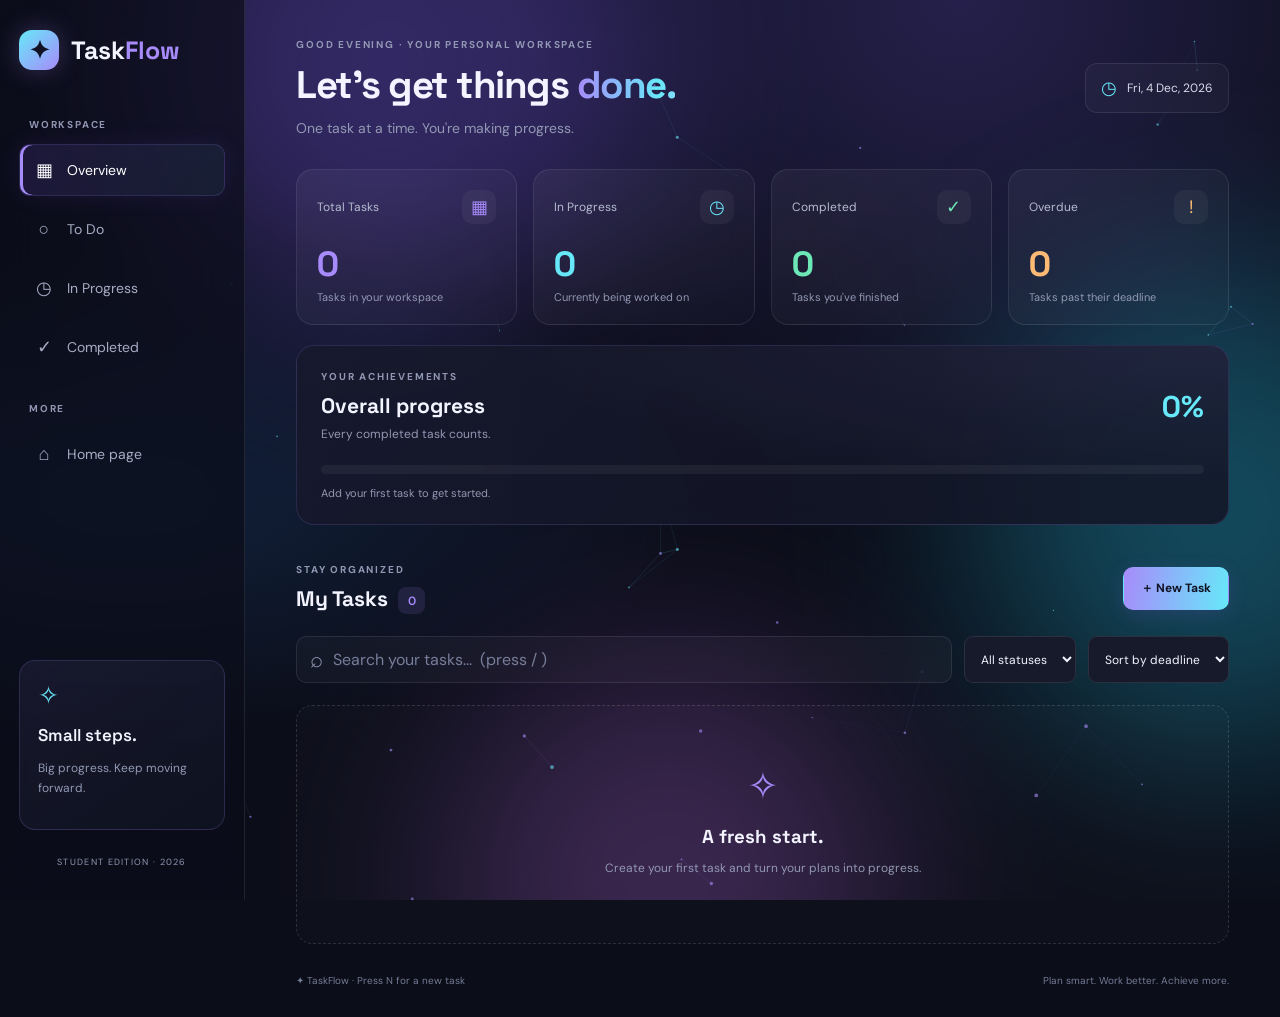
<file: index.html>
<!DOCTYPE html>
<html lang="en">
<head>
    <meta charset="UTF-8">
    <meta name="viewport" content="width=device-width, initial-scale=1.0">
    <title>TaskFlow | Student Task Management</title>
    <link rel="stylesheet" href="style.css">
</head>
<body>
    <div class="aurora" aria-hidden="true"><span></span><span></span><span></span></div>
    <canvas id="fx" aria-hidden="true"></canvas>
    <canvas id="confetti" aria-hidden="true"></canvas>

    <div class="app-layout">
        <aside class="sidebar">
            <a class="brand" href="landing.html" title="Back to home page">
                <span class="brand-icon">✦</span>
                <span>Task<span class="accent">Flow</span></span>
            </a>

            <p class="side-label">WORKSPACE</p>
            <button class="nav-item active" data-filter="All">
                <span>▦</span> Overview
            </button>
            <button class="nav-item" data-filter="To Do">
                <span>○</span> To Do
            </button>
            <button class="nav-item" data-filter="In Progress">
                <span>◷</span> In Progress
            </button>
            <button class="nav-item" data-filter="Done">
                <span>✓</span> Completed
            </button>

            <p class="side-label side-label-2">MORE</p>
            <a class="nav-item home-link" href="landing.html">
                <span>⌂</span> Home page
            </a>

            <div class="sidebar-bottom">
                <div class="mini-card">
                    <span class="mini-icon">✧</span>
                    <h3 id="miniTitle">Small steps.</h3>
                    <p id="miniText">Big progress. Keep moving forward.</p>
                </div>
                <p class="side-footer">STUDENT EDITION · 2026</p>
            </div>
        </aside>

        <main class="main-content">
            <header class="topbar">
                <div>
                    <p class="eyebrow" id="greeting">YOUR PERSONAL WORKSPACE</p>
                    <h1>Let's get things <span class="gradient-text">done.</span></h1>
                    <p class="subheading">One task at a time. You're making progress.</p>
                </div>
                <div class="date-chip">
                    <span>◷</span>
                    <span id="todayDate"></span>
                </div>
            </header>

            <section class="stats-grid">
                <article class="stat-card stat-purple">
                    <div class="stat-top">
                        <span>Total Tasks</span>
                        <span class="stat-icon">▦</span>
                    </div>
                    <h2 id="totalTasks">0</h2>
                    <p>Tasks in your workspace</p>
                </article>

                <article class="stat-card stat-blue">
                    <div class="stat-top">
                        <span>In Progress</span>
                        <span class="stat-icon">◷</span>
                    </div>
                    <h2 id="progressTasks">0</h2>
                    <p>Currently being worked on</p>
                </article>

                <article class="stat-card stat-green">
                    <div class="stat-top">
                        <span>Completed</span>
                        <span class="stat-icon">✓</span>
                    </div>
                    <h2 id="completedTasks">0</h2>
                    <p>Tasks you've finished</p>
                </article>

                <article class="stat-card stat-orange">
                    <div class="stat-top">
                        <span>Overdue</span>
                        <span class="stat-icon">!</span>
                    </div>
                    <h2 id="overdueTasks">0</h2>
                    <p>Tasks past their deadline</p>
                </article>
            </section>

            <section class="progress-panel" id="progressPanel">
                <div class="progress-info">
                    <div>
                        <p class="eyebrow">YOUR ACHIEVEMENTS</p>
                        <h2>Overall progress</h2>
                        <p>Every completed task counts.</p>
                    </div>
                    <div class="progress-number" id="progressPercent">0%</div>
                </div>
                <div class="progress-track">
                    <div id="progressBar" class="progress-fill"></div>
                </div>
                <p class="progress-caption" id="progressCaption">
                    Add your first task to get started.
                </p>
            </section>

            <section class="tasks-section">
                <div class="section-heading">
                    <div>
                        <p class="eyebrow">STAY ORGANIZED</p>
                        <h2>My Tasks <span class="task-count" id="taskCount">0</span></h2>
                    </div>
                    <button class="primary-btn" id="openFormBtn">＋ New Task</button>
                </div>

                <div class="toolbar">
                    <div class="search-box">
                        <span>⌕</span>
                        <input id="searchInput" type="search"
                               placeholder="Search your tasks...  (press / )">
                    </div>
                    <select id="statusFilter" aria-label="Filter by status">
                        <option value="All">All statuses</option>
                        <option value="To Do">To Do</option>
                        <option value="In Progress">In Progress</option>
                        <option value="Done">Completed</option>
                    </select>
                    <select id="sortFilter" aria-label="Sort tasks">
                        <option value="date">Sort by deadline</option>
                        <option value="priority">Sort by priority</option>
                        <option value="newest">Newest first</option>
                    </select>
                </div>

                <div id="taskList" class="task-grid"></div>
            </section>

            <footer class="footer">
                <span>✦ TaskFlow · Press N for a new task</span>
                <span>Plan smart. Work better. Achieve more.</span>
            </footer>
        </main>
    </div>

    <div id="taskModal" class="modal hidden">
        <div class="modal-backdrop" id="modalBackdrop"></div>
        <section class="modal-card" role="dialog"
                 aria-modal="true" aria-labelledby="modalTitle">
            <div class="modal-heading">
                <div>
                    <p class="eyebrow">MAKE IT HAPPEN</p>
                    <h2 id="modalTitle">Create a task</h2>
                </div>
                <button type="button" id="closeModalBtn"
                        class="close-btn" aria-label="Close">×</button>
            </div>

            <form id="taskForm">
                <label for="taskName">Task name *</label>
                <input id="taskName" type="text"
                       placeholder="e.g. Complete DAA assignment"
                       maxlength="100" required>

                <label for="taskDescription">Description</label>
                <textarea id="taskDescription" rows="3"
                          placeholder="Add a few details..."></textarea>

                <div class="form-row">
                    <div>
                        <label for="deadline">Deadline *</label>
                        <input id="deadline" type="date" required>
                    </div>
                    <div>
                        <label for="priority">Priority</label>
                        <select id="priority">
                            <option value="Low">Low</option>
                            <option value="Medium" selected>Medium</option>
                            <option value="High">High</option>
                        </select>
                    </div>
                </div>

                <div class="form-row">
                    <div>
                        <label for="taskStatus">Status</label>
                        <select id="taskStatus">
                            <option value="To Do">To Do</option>
                            <option value="In Progress">In Progress</option>
                            <option value="Done">Done</option>
                        </select>
                    </div>
                    <div>
                        <label for="sprint">Sprint</label>
                        <select id="sprint">
                            <option value="Sprint 1">Sprint 1</option>
                            <option value="Sprint 2">Sprint 2</option>
                            <option value="Sprint 3">Sprint 3</option>
                            <option value="Backlog">Backlog</option>
                        </select>
                    </div>
                </div>

                <div class="modal-actions">
                    <button type="button" id="cancelBtn" class="secondary-btn">
                        Cancel
                    </button>
                    <button type="submit" class="primary-btn" id="saveBtn">
                        Save Task →
                    </button>
                </div>
            </form>
        </section>
    </div>

    <div id="toast" class="toast" role="status"></div>
    <script src="script.js"></script>
</body>
</html>
</file>
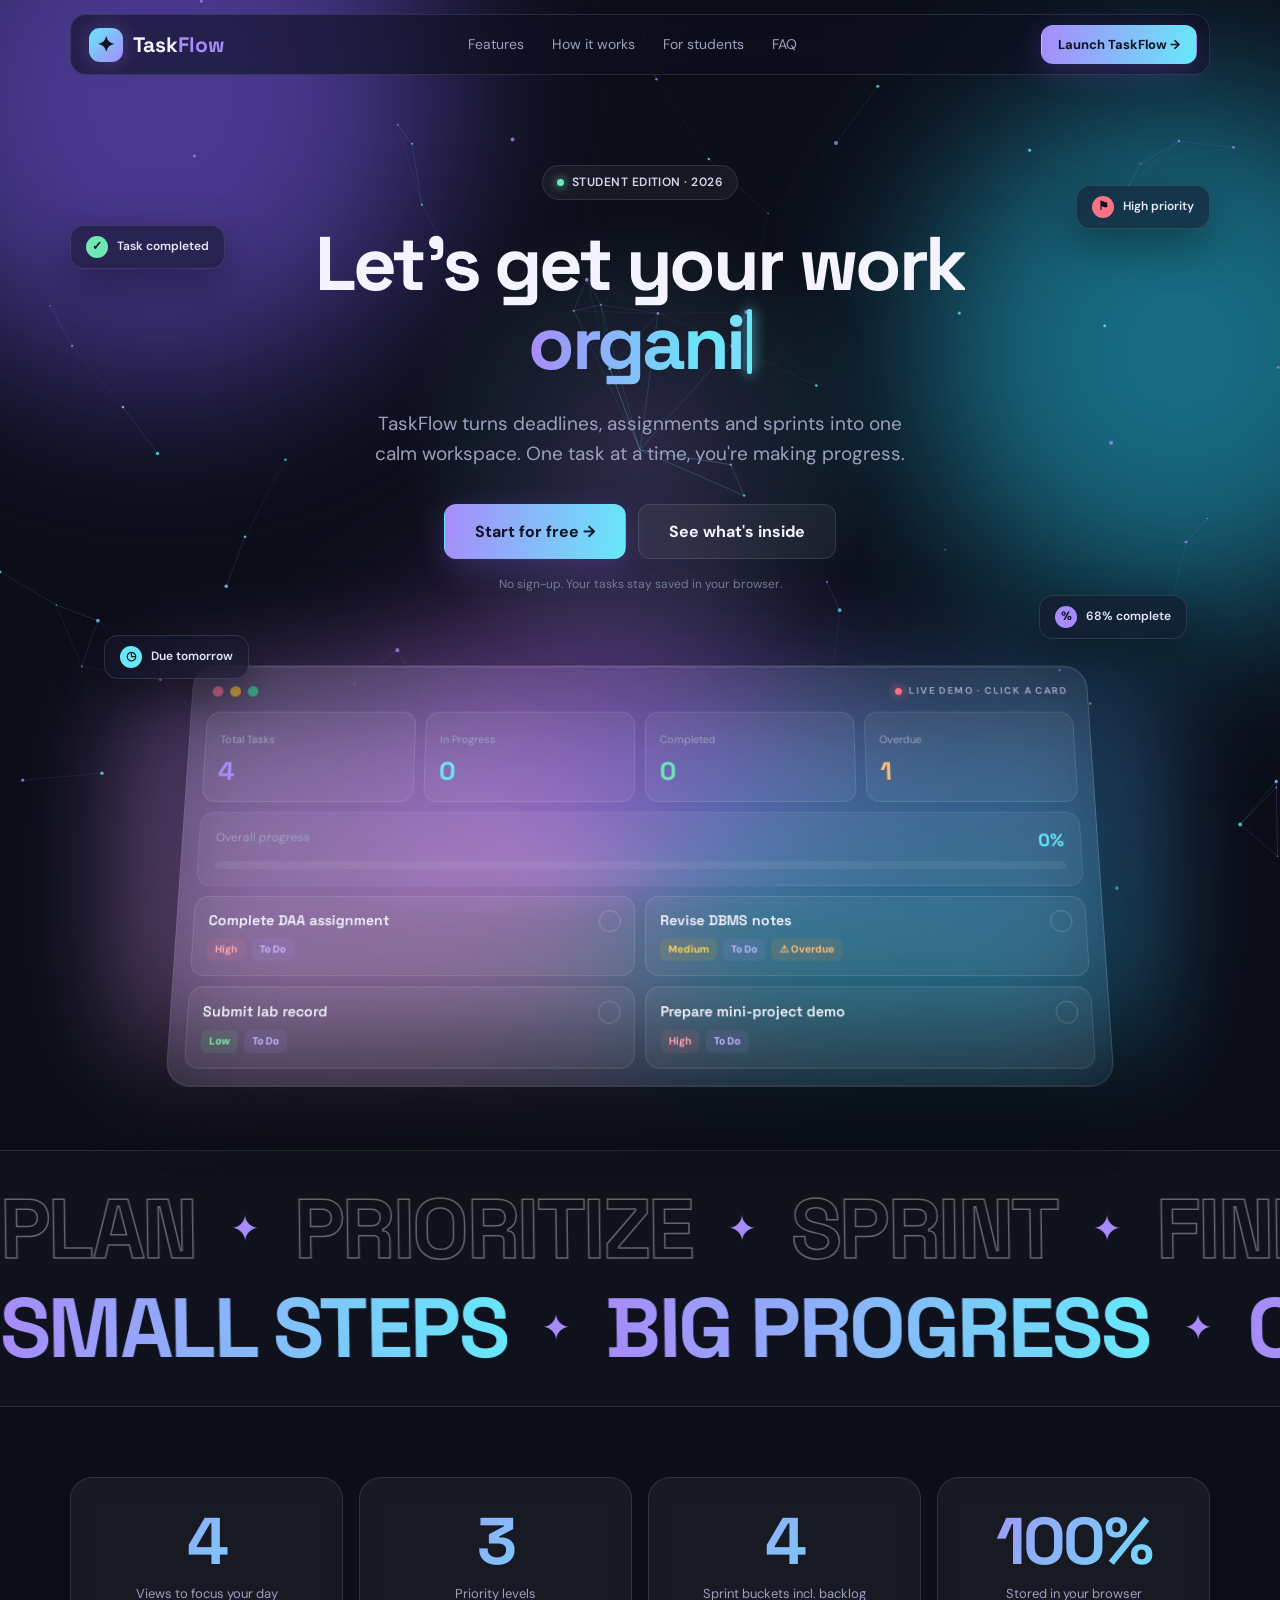
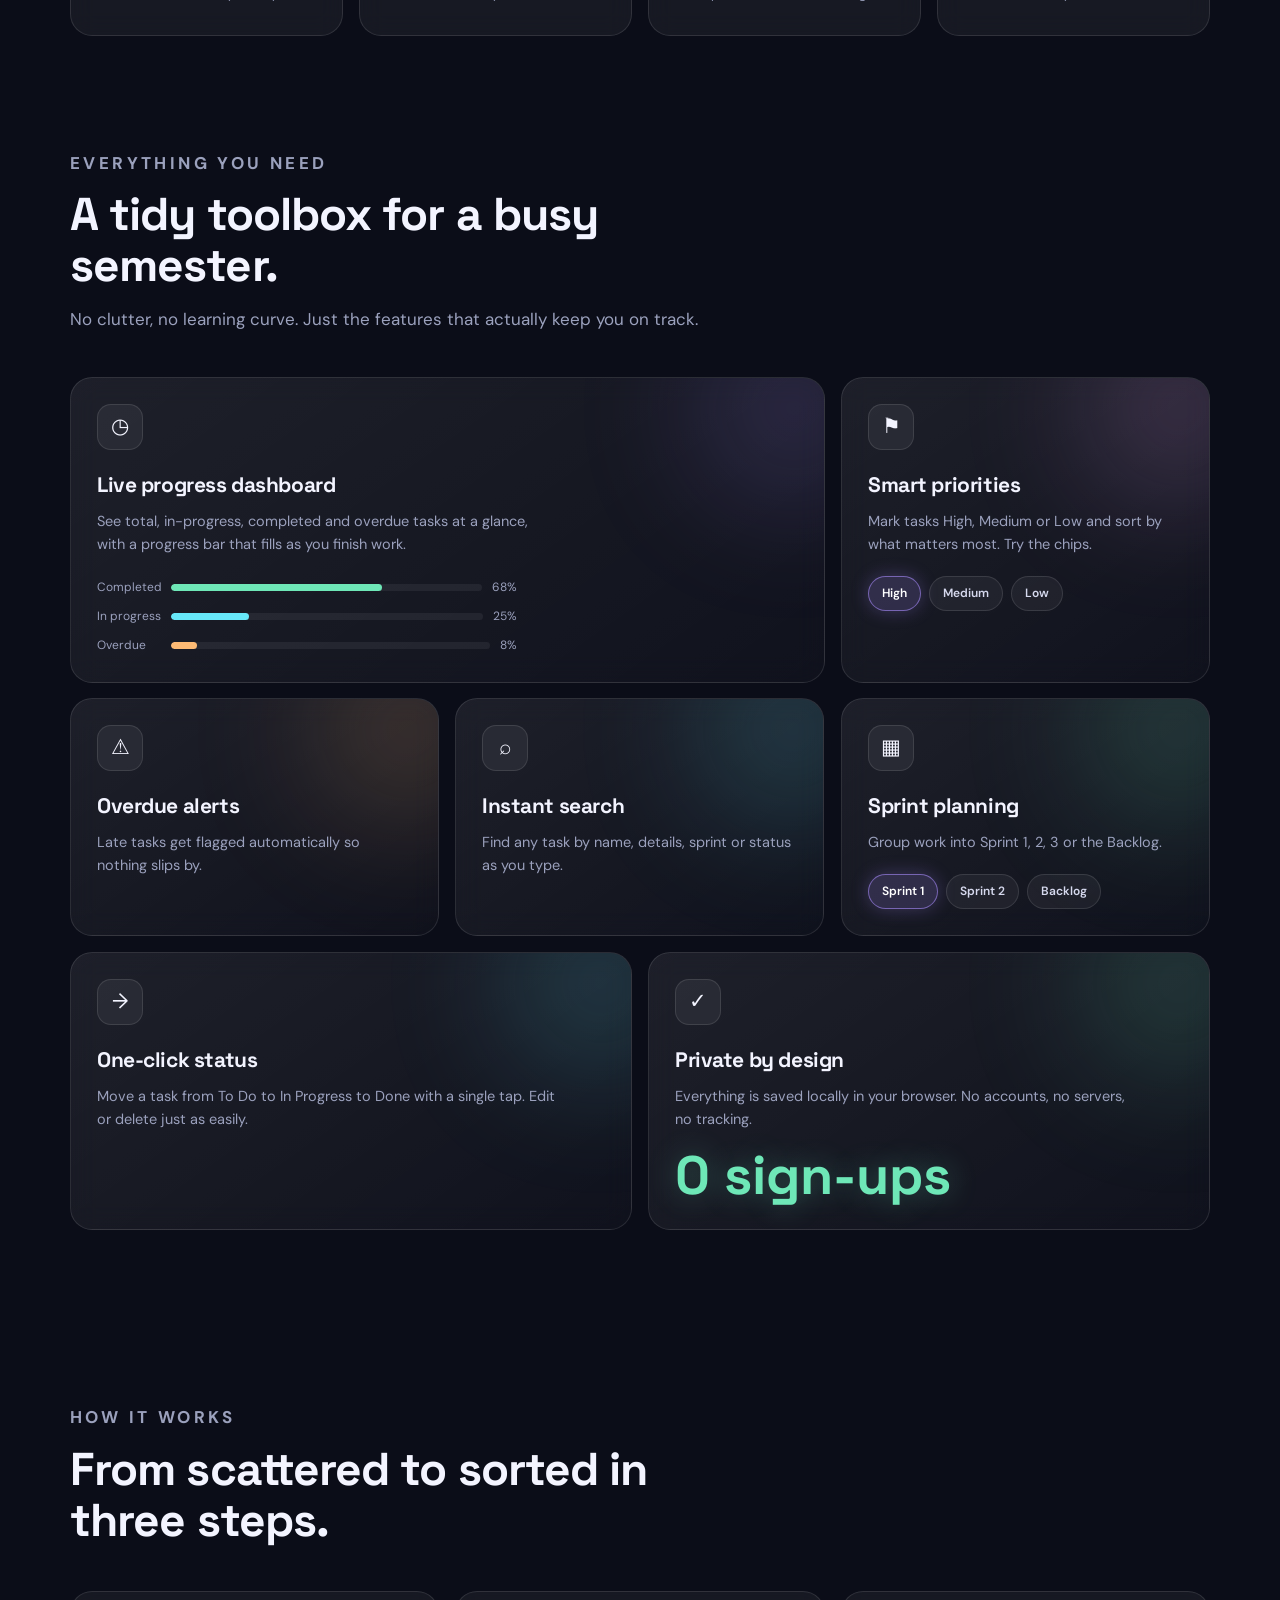
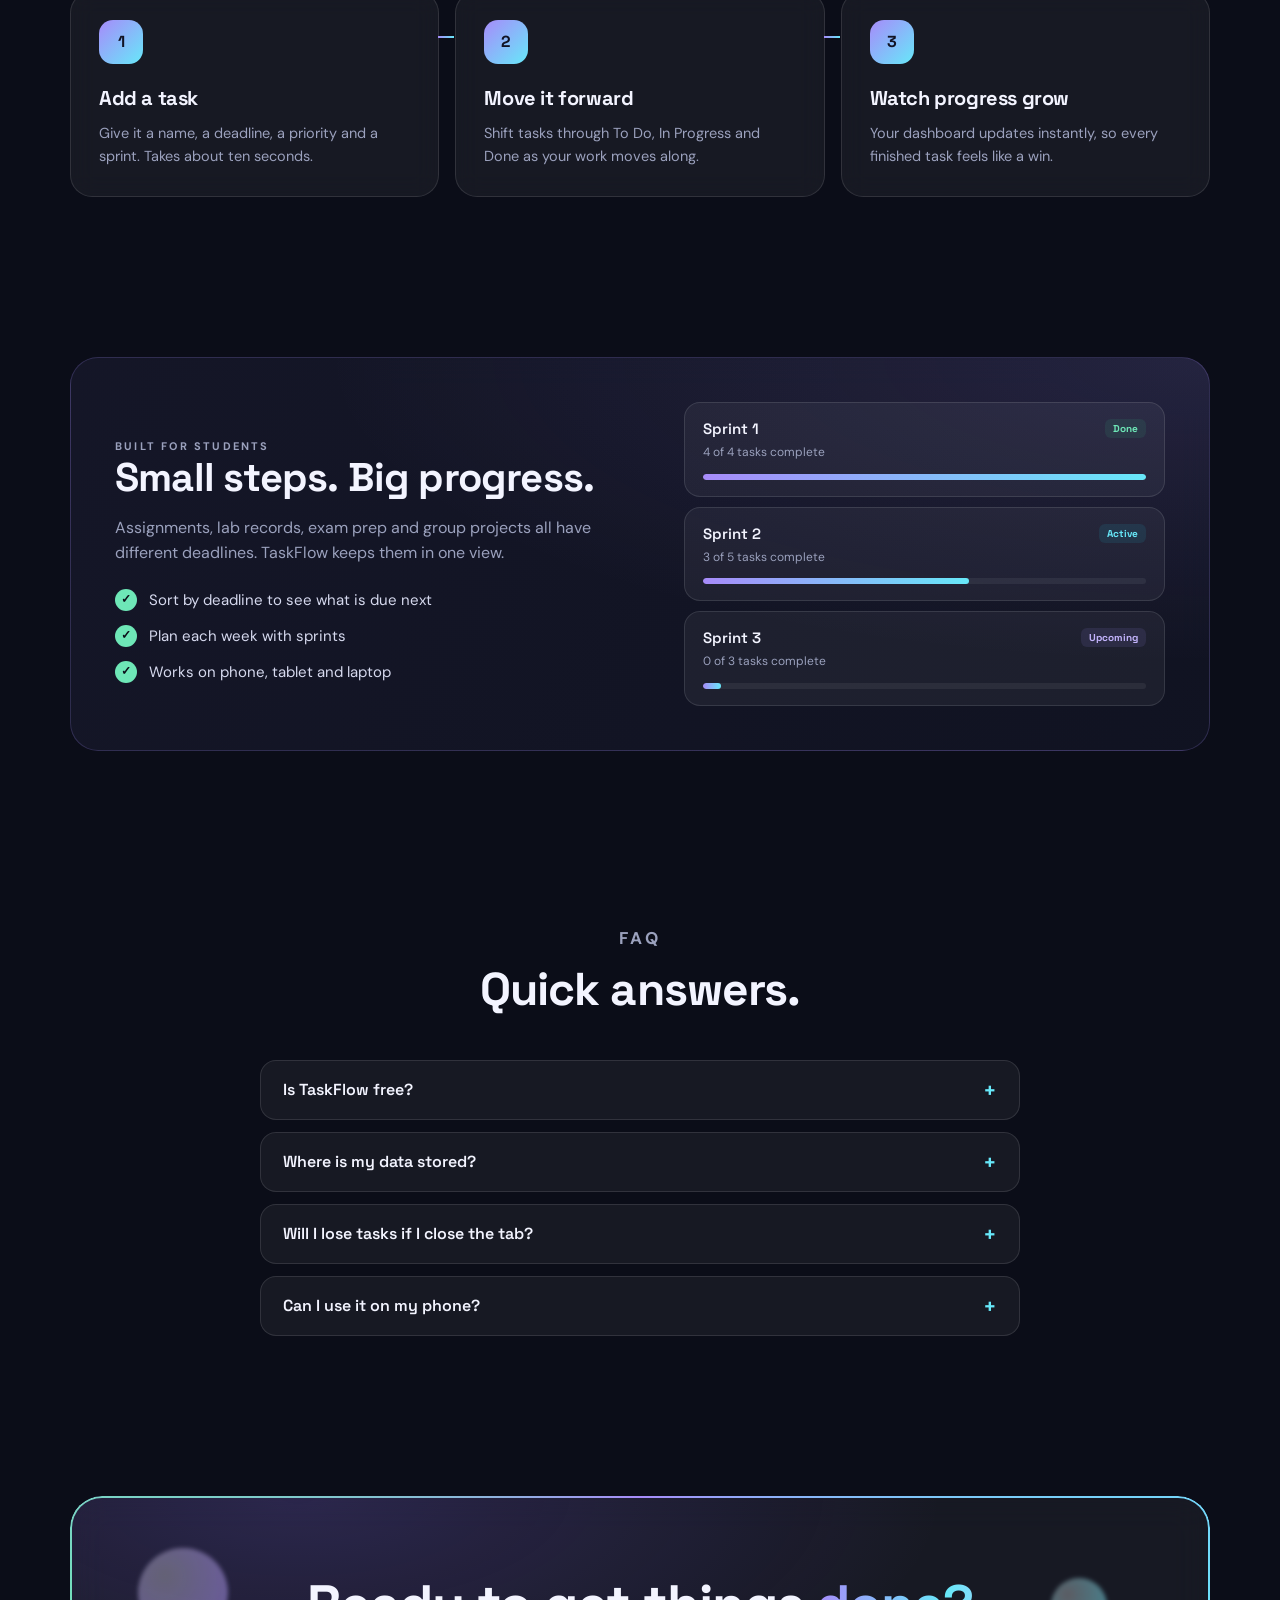
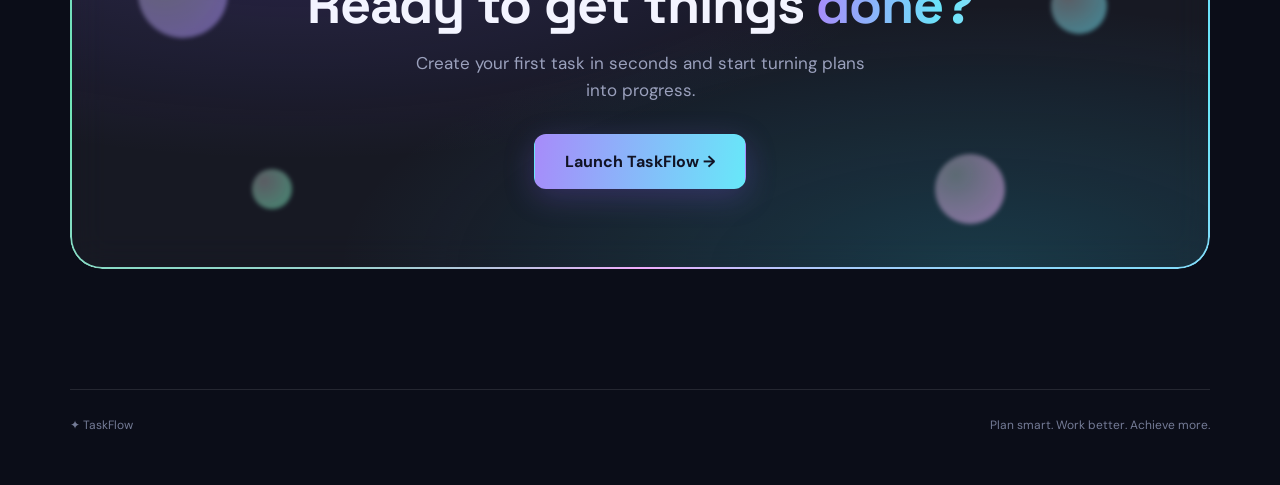
<file: landing.html>
<!DOCTYPE html>
<html lang="en">
<head>
    <meta charset="UTF-8">
    <meta name="viewport" content="width=device-width, initial-scale=1.0">
    <title>TaskFlow | Plan smart. Work better. Achieve more.</title>
    <meta name="description" content="TaskFlow is a calm, focused task manager built for students. Track deadlines, priorities and sprints in one place.">
    <link rel="stylesheet" href="landing.css">
</head>
<body>
    <div class="scroll-progress" id="scrollProgress"></div>
    <div class="aurora" id="aurora" aria-hidden="true"><span></span><span></span><span></span></div>
    <canvas id="fx" aria-hidden="true"></canvas>
    <div class="cursor-glow" id="cursorGlow" aria-hidden="true"></div>
    <canvas id="confetti" aria-hidden="true"></canvas>

    <nav class="nav">
        <a class="brand" href="#top" id="logo">
            <span class="brand-icon">✦</span>
            <span>Task<span class="accent">Flow</span></span>
        </a>
        <div class="nav-links">
            <a href="#features">Features</a>
            <a href="#how">How it works</a>
            <a href="#students">For students</a>
            <a href="#faq">FAQ</a>
        </div>
        <a class="btn btn-primary btn-sm" href="index.html" data-confetti data-magnetic>Launch TaskFlow →</a>
    </nav>

    <header class="hero container" id="top">
        <div class="fc" data-speed="0.10" style="left:0;top:150px"><div class="float-chip fc-green"><b>✓</b> Task completed</div></div>
        <div class="fc" data-speed="0.18" style="right:0;top:110px"><div class="float-chip fc-pink" style="animation-delay:-2s"><b>⚑</b> High priority</div></div>
        <div class="fc" data-speed="0.06" style="left:3%;top:560px"><div class="float-chip fc-cyan" style="animation-delay:-4s"><b>◷</b> Due tomorrow</div></div>
        <div class="fc" data-speed="0.14" style="right:2%;top:520px"><div class="float-chip fc-purple" style="animation-delay:-1s"><b>%</b> 68% complete</div></div>

        <span class="pill intro" style="--i:0"><i></i> STUDENT EDITION · 2026</span>
        <h1 class="intro" style="--i:1">
            <span class="hero-line" id="heroSplit" data-split>Let's get your work</span>
            <span class="hero-line rot"><span class="gradient-text" id="typed">done.</span><i class="caret"></i></span>
        </h1>
        <p class="lead intro" style="--i:2">TaskFlow turns deadlines, assignments and sprints into one calm workspace. One task at a time, you're making progress.</p>
        <div class="hero-cta intro" style="--i:3">
            <a class="btn btn-primary btn-lg btn-pulse" href="index.html" data-confetti data-magnetic>Start for free →</a>
            <a class="btn btn-ghost btn-lg" href="#features" data-magnetic>See what's inside</a>
        </div>
        <p class="hero-note intro" style="--i:4">No sign-up. Your tasks stay saved in your browser.</p>

        <div class="preview-wrap reveal" id="previewWrap">
            <div class="preview-glow" aria-hidden="true"></div>
            <div class="preview" id="demo">
                <div class="dots"><b></b><b></b><b></b><span class="live"><i></i>LIVE DEMO · CLICK A CARD</span></div>
                <div class="pv-stats">
                    <div class="pv-stat"><small>Total Tasks</small><strong id="pvTotal">4</strong></div>
                    <div class="pv-stat"><small>In Progress</small><strong id="pvProg">0</strong></div>
                    <div class="pv-stat"><small>Completed</small><strong id="pvDone">0</strong></div>
                    <div class="pv-stat"><small>Overdue</small><strong id="pvOver">1</strong></div>
                </div>
                <div class="pv-progress">
                    <div class="row"><span>Overall progress</span><b id="pvPct">0%</b></div>
                    <div class="track"><div class="fill" id="pvFill"></div></div>
                </div>
                <div class="pv-tasks" id="pvTasks"></div>
            </div>
        </div>
    </header>

    <div class="marquee" aria-hidden="true">
        <div class="mrow">
            <div class="mtrack">
                <div class="grp"><span>PLAN</span><i>✦</i><span>PRIORITIZE</span><i>✦</i><span>SPRINT</span><i>✦</i><span>FINISH</span><i>✦</i></div>
                <div class="grp"><span>PLAN</span><i>✦</i><span>PRIORITIZE</span><i>✦</i><span>SPRINT</span><i>✦</i><span>FINISH</span><i>✦</i></div>
            </div>
        </div>
        <div class="mrow rev">
            <div class="mtrack">
                <div class="grp"><span>SMALL STEPS</span><i>✦</i><span>BIG PROGRESS</span><i>✦</i><span>ONE TASK AT A TIME</span><i>✦</i></div>
                <div class="grp"><span>SMALL STEPS</span><i>✦</i><span>BIG PROGRESS</span><i>✦</i><span>ONE TASK AT A TIME</span><i>✦</i></div>
            </div>
        </div>
    </div>

    <section class="numbers">
        <div class="container">
            <div class="num-grid">
                <div class="num-card spot reveal"><b class="count" data-to="4">0</b><span>Views to focus your day</span></div>
                <div class="num-card spot reveal"><b class="count" data-to="3">0</b><span>Priority levels</span></div>
                <div class="num-card spot reveal"><b class="count" data-to="4">0</b><span>Sprint buckets incl. backlog</span></div>
                <div class="num-card spot reveal"><b class="count" data-to="100" data-suffix="%">0</b><span>Stored in your browser</span></div>
            </div>
        </div>
    </section>

    <section id="features">
        <div class="container">
            <div class="section-head">
                <p class="eyebrow">Everything you need</p>
                <h2 data-split>A tidy toolbox for a busy semester.</h2>
                <p class="reveal">No clutter, no learning curve. Just the features that actually keep you on track.</p>
            </div>

            <div class="bento">
                <article class="tile spot span-4 reveal" data-tilt style="--glow:#a78bfa">
                    <div class="icon-box"><span class="ic anim-spin">◷</span></div>
                    <h3>Live progress dashboard</h3>
                    <p>See total, in-progress, completed and overdue tasks at a glance, with a progress bar that fills as you finish work.</p>
                    <div class="mini-bars">
                        <div><span>Completed</span><em><i style="--w:68%;background:var(--green)"></i></em>68%</div>
                        <div><span>In progress</span><em><i style="--w:25%;background:var(--cyan)"></i></em>25%</div>
                        <div><span>Overdue</span><em><i style="--w:8%;background:var(--orange)"></i></em>8%</div>
                    </div>
                </article>

                <article class="tile spot span-2 reveal" data-tilt style="--glow:#f0abfc">
                    <div class="icon-box"><span class="ic anim-swing">⚑</span></div>
                    <h3>Smart priorities</h3>
                    <p>Mark tasks High, Medium or Low and sort by what matters most. Try the chips.</p>
                    <div class="chips" data-chipgroup>
                        <button class="chip on" type="button">High</button><button class="chip" type="button">Medium</button><button class="chip" type="button">Low</button>
                    </div>
                </article>

                <article class="tile spot span-2 reveal" data-tilt style="--glow:#fdba74">
                    <div class="icon-box"><span class="ic anim-pulse">⚠</span></div>
                    <h3>Overdue alerts</h3>
                    <p>Late tasks get flagged automatically so nothing slips by.</p>
                </article>

                <article class="tile spot span-2 reveal" data-tilt style="--glow:#67e8f9">
                    <div class="icon-box"><span class="ic anim-wiggle">⌕</span></div>
                    <h3>Instant search</h3>
                    <p>Find any task by name, details, sprint or status as you type.</p>
                </article>

                <article class="tile spot span-2 reveal" data-tilt style="--glow:#6ee7b7">
                    <div class="icon-box"><span class="ic anim-flip">▦</span></div>
                    <h3>Sprint planning</h3>
                    <p>Group work into Sprint 1, 2, 3 or the Backlog.</p>
                    <div class="chips" data-chipgroup>
                        <button class="chip on" type="button">Sprint 1</button><button class="chip" type="button">Sprint 2</button><button class="chip" type="button">Backlog</button>
                    </div>
                </article>

                <article class="tile spot span-3 reveal" data-tilt style="--glow:#67e8f9">
                    <div class="icon-box"><span class="ic anim-slide">→</span></div>
                    <h3>One-click status</h3>
                    <p>Move a task from To Do to In Progress to Done with a single tap. Edit or delete just as easily.</p>
                </article>

                <article class="tile spot span-3 reveal" data-tilt style="--glow:#6ee7b7">
                    <div class="icon-box"><span class="ic anim-pop">✓</span></div>
                    <h3>Private by design</h3>
                    <p>Everything is saved locally in your browser. No accounts, no servers, no tracking.</p>
                    <div class="big-num">0 sign-ups</div>
                </article>
            </div>
        </div>
    </section>

    <section id="how">
        <div class="container">
            <div class="section-head">
                <p class="eyebrow">How it works</p>
                <h2 data-split>From scattered to sorted in three steps.</h2>
            </div>
            <div class="steps">
                <div class="step spot reveal"><span class="num">1</span><h3>Add a task</h3><p>Give it a name, a deadline, a priority and a sprint. Takes about ten seconds.</p></div>
                <div class="step spot reveal"><span class="num">2</span><h3>Move it forward</h3><p>Shift tasks through To Do, In Progress and Done as your work moves along.</p></div>
                <div class="step spot reveal"><span class="num">3</span><h3>Watch progress grow</h3><p>Your dashboard updates instantly, so every finished task feels like a win.</p></div>
            </div>
        </div>
    </section>

    <section id="students">
        <div class="container">
            <div class="split reveal">
                <div>
                    <p class="eyebrow">Built for students</p>
                    <h2 data-split>Small steps. Big progress.</h2>
                    <p>Assignments, lab records, exam prep and group projects all have different deadlines. TaskFlow keeps them in one view.</p>
                    <ul class="checks">
                        <li style="--k:0">Sort by deadline to see what is due next</li>
                        <li style="--k:1">Plan each week with sprints</li>
                        <li style="--k:2">Works on phone, tablet and laptop</li>
                    </ul>
                </div>
                <div class="sprint-board" aria-hidden="true">
                    <div class="sprint"><div class="row">Sprint 1 <span class="tag t-done">Done</span></div><small>4 of 4 tasks complete</small><div class="sbar"><i style="--w:100%"></i></div></div>
                    <div class="sprint"><div class="row">Sprint 2 <span class="tag t-prog">Active</span></div><small>3 of 5 tasks complete</small><div class="sbar"><i style="--w:60%"></i></div></div>
                    <div class="sprint"><div class="row">Sprint 3 <span class="tag t-todo">Upcoming</span></div><small>0 of 3 tasks complete</small><div class="sbar"><i style="--w:4%"></i></div></div>
                </div>
            </div>
        </div>
    </section>

    <section id="faq">
        <div class="container">
            <div class="section-head" style="margin-inline:auto;text-align:center">
                <p class="eyebrow">FAQ</p>
                <h2 data-split>Quick answers.</h2>
            </div>
            <div class="faq">
                <details class="reveal"><summary>Is TaskFlow free?</summary><p>Yes. It is a free student project with no sign-up or subscription.</p></details>
                <details class="reveal"><summary>Where is my data stored?</summary><p>Only in your own browser using local storage. Nothing is sent to a server.</p></details>
                <details class="reveal"><summary>Will I lose tasks if I close the tab?</summary><p>No. Tasks stay saved until you delete them or clear your browser data.</p></details>
                <details class="reveal"><summary>Can I use it on my phone?</summary><p>Yes. The layout adapts to phones, tablets and desktops.</p></details>
            </div>
        </div>
    </section>

    <section>
        <div class="container">
            <div class="cta reveal">
                <span class="orb o1"></span><span class="orb o2"></span><span class="orb o3"></span><span class="orb o4"></span>
                <h2 data-split>Ready to get things <span class="gradient-text">done?</span></h2>
                <p>Create your first task in seconds and start turning plans into progress.</p>
                <a class="btn btn-primary btn-lg btn-pulse" href="index.html" data-confetti data-magnetic>Launch TaskFlow →</a>
            </div>
        </div>
    </section>

    <footer>
        <div class="container">
            <span>✦ TaskFlow</span>
            <span>Plan smart. Work better. Achieve more.</span>
        </div>
    </footer>

    <script src="landing.js"></script>
</body>
</html>
</file>
<file: style.css>
@import url('https://fonts.googleapis.com/css2?family=DM+Sans:wght@400;500;600;700&family=Space+Grotesk:wght@400;500;600;700&display=swap');

@property --angle {
    syntax: '<angle>';
    initial-value: 0deg;
    inherits: false;
}

:root {
    --bg: #0b0d18;
    --panel: #131626;
    --panel-light: #191d31;
    --border: rgba(255,255,255,0.09);
    --text: #f3f4ff;
    --muted: #9298b3;
    --purple: #a78bfa;
    --cyan: #67e8f9;
    --green: #6ee7b7;
    --orange: #fdba74;
    --pink: #f0abfc;
    --ease: cubic-bezier(.2, .8, .2, 1);
}

* {
    box-sizing: border-box;
}

html {
    scroll-behavior: smooth;
}

body {
    margin: 0;
    background: var(--bg);
    color: var(--text);
    font-family: 'DM Sans', sans-serif;
    min-height: 100vh;
}

button, input, textarea, select {
    font: inherit;
}

button {
    cursor: pointer;
}

button:focus-visible, input:focus-visible,
textarea:focus-visible, select:focus-visible,
a:focus-visible {
    outline: 2px solid var(--cyan);
    outline-offset: 3px;
}

/* ---------- Background layers ---------- */
.aurora {
    position: fixed;
    inset: 0;
    z-index: -3;
    overflow: hidden;
    background:
        radial-gradient(ellipse at 75% 0%, #25204b 0%, transparent 38%),
        radial-gradient(ellipse at 10% 55%, #11213b 0%, transparent 35%),
        var(--bg);
}

.aurora span {
    position: absolute;
    border-radius: 50%;
    filter: blur(100px);
    opacity: .35;
    animation: drift 20s ease-in-out infinite alternate;
}

.aurora span:nth-child(1) { width: 520px; height: 520px; background: #7c5cf0; top: -200px; left: 10%; }
.aurora span:nth-child(2) { width: 480px; height: 480px; background: #22b8d8; top: 30%; right: -180px; animation-delay: -7s; }
.aurora span:nth-child(3) { width: 440px; height: 440px; background: #c26bf0; bottom: -200px; left: 35%; animation-delay: -12s; opacity: .25; }

@keyframes drift {
    from { transform: translate(0, 0) scale(1); }
    to   { transform: translate(60px, 40px) scale(1.18); }
}

#fx {
    position: fixed;
    inset: 0;
    z-index: -2;
    pointer-events: none;
}

#confetti {
    position: fixed;
    inset: 0;
    z-index: 200;
    pointer-events: none;
}

/* ---------- Layout ---------- */
.app-layout {
    display: grid;
    grid-template-columns: 245px minmax(0, 1fr);
    min-height: 100vh;
}

.sidebar {
    position: sticky;
    top: 0;
    height: 100vh;
    background: rgba(12, 14, 27, 0.7);
    backdrop-filter: blur(18px);
    -webkit-backdrop-filter: blur(18px);
    border-right: 1px solid var(--border);
    padding: 30px 19px;
    display: flex;
    flex-direction: column;
    animation: slidein .8s var(--ease) backwards;
}

@keyframes slidein {
    from { opacity: 0; transform: translateX(-30px); }
    to   { opacity: 1; transform: none; }
}

.brand {
    display: flex;
    align-items: center;
    gap: 12px;
    color: var(--text);
    text-decoration: none;
    font: 700 25px 'Space Grotesk', sans-serif;
    margin-bottom: 48px;
}

.brand-icon {
    display: grid;
    place-items: center;
    width: 40px;
    height: 40px;
    border-radius: 13px;
    color: #111324;
    background: linear-gradient(135deg, var(--cyan), var(--purple));
    box-shadow: 0 0 25px #a78bfa44;
    animation: logo-spin 9s linear infinite;
    transition: box-shadow .3s;
}

.brand:hover .brand-icon {
    box-shadow: 0 0 38px #67e8f988;
}

@keyframes logo-spin {
    0%, 80% { transform: rotate(0); }
    100%    { transform: rotate(360deg); }
}

.accent {
    color: var(--purple);
}

.side-label, .eyebrow {
    color: var(--muted);
    font-size: 10px;
    font-weight: 700;
    letter-spacing: 1.8px;
}

.side-label {
    margin: 0 0 13px 10px;
}

.side-label-2 {
    margin-top: 22px;
}

.nav-item {
    position: relative;
    width: 100%;
    display: flex;
    gap: 13px;
    align-items: center;
    padding: 13px 14px;
    margin-bottom: 7px;
    border: 1px solid transparent;
    border-radius: 11px;
    color: #a7acc4;
    background: transparent;
    text-align: left;
    text-decoration: none;
    font-size: 14px;
    transition: .25s ease;
}

.nav-item span {
    font-size: 18px;
    width: 20px;
    text-align: center;
    transition: transform .3s var(--ease);
}

.nav-item:hover, .nav-item.active {
    color: white;
    background: linear-gradient(100deg, #8b5cf626, #67e8f910);
    border-color: #a78bfa24;
}

.nav-item:hover span {
    transform: scale(1.25) rotate(-8deg);
}

.nav-item:hover {
    transform: translateX(4px);
}

.nav-item.active {
    box-shadow: inset 3px 0 var(--purple), 0 0 24px #8b5cf61a;
}

.sidebar-bottom {
    margin-top: auto;
}

.mini-card {
    padding: 18px;
    border: 1px solid #a78bfa30;
    border-radius: 16px;
    background: linear-gradient(145deg, #a78bfa15, #67e8f908);
}

.mini-icon {
    display: inline-block;
    color: var(--cyan);
    font-size: 25px;
    animation: twirl 8s linear infinite;
}

@keyframes twirl {
    to { transform: rotate(360deg); }
}

.mini-card h3 {
    font: 600 17px 'Space Grotesk', sans-serif;
    margin: 12px 0 5px;
    transition: opacity .4s, transform .4s;
}

.mini-card p, .side-footer {
    color: var(--muted);
    font-size: 12px;
    line-height: 1.7;
}

.mini-card p {
    transition: opacity .4s, transform .4s;
}

.mini-card.swap h3, .mini-card.swap p {
    opacity: 0;
    transform: translateY(6px);
}

.side-footer {
    text-align: center;
    font-size: 9px;
    letter-spacing: 1.3px;
    margin: 25px 0 0;
}

.main-content {
    width: 100%;
    max-width: 1600px;
    margin: auto;
    padding: 38px clamp(20px, 4vw, 60px) 20px;
    min-width: 0;
}

.topbar {
    display: flex;
    justify-content: space-between;
    align-items: center;
    gap: 20px;
    margin-bottom: 32px;
    animation: rise .8s var(--ease) backwards;
}

@keyframes rise {
    from { opacity: 0; transform: translateY(22px); }
    to   { opacity: 1; transform: none; }
}

.eyebrow {
    margin: 0 0 9px;
}

h1, h2, h3, p {
    overflow-wrap: anywhere;
}

h1, h2, h3 {
    font-family: 'Space Grotesk', sans-serif;
}

h1 {
    font-size: clamp(27px, 3vw, 39px);
    letter-spacing: -1.5px;
    margin: 0;
}

.gradient-text {
    background: linear-gradient(90deg, var(--purple), var(--cyan), var(--pink), var(--purple));
    background-size: 250% auto;
    color: transparent;
    background-clip: text;
    -webkit-background-clip: text;
    animation: shine 6s linear infinite;
}

@keyframes shine {
    to { background-position: 250% center; }
}

.subheading {
    margin: 10px 0 0;
    color: var(--muted);
    font-size: 14px;
}

.date-chip {
    display: flex;
    align-items: center;
    gap: 10px;
    white-space: nowrap;
    border: 1px solid var(--border);
    border-radius: 12px;
    padding: 12px 15px;
    background: #ffffff08;
    backdrop-filter: blur(10px);
    color: #d9dbed;
    font-size: 12px;
}

.date-chip span:first-child {
    color: var(--cyan);
    font-size: 18px;
}

/* ---------- Spotlight (follows the cursor) ---------- */
.stat-card::before, .task-card::before, .progress-panel::before {
    content: "";
    position: absolute;
    inset: 0;
    z-index: 0;
    pointer-events: none;
    opacity: 0;
    transition: opacity .3s;
    background: radial-gradient(340px circle at var(--mx, 50%) var(--my, 50%), rgba(255,255,255,.11), transparent 45%);
}

.stat-card:hover::before, .task-card:hover::before, .progress-panel:hover::before {
    opacity: 1;
}

.stat-card > *, .task-card > *, .progress-panel > * {
    position: relative;
    z-index: 1;
}

/* ---------- Stats ---------- */
.stats-grid {
    display: grid;
    grid-template-columns: repeat(4, minmax(0, 1fr));
    gap: 16px;
}

.stat-card {
    position: relative;
    overflow: hidden;
    padding: 20px;
    border-radius: 17px;
    border: 1px solid var(--border);
    background: linear-gradient(145deg, #ffffff0d, #ffffff04);
    backdrop-filter: blur(12px);
    -webkit-backdrop-filter: blur(12px);
    transition: transform .25s var(--ease), border-color .25s, box-shadow .25s;
    animation: rise .8s var(--ease) backwards;
}

.stats-grid .stat-card:nth-child(1) { animation-delay: .10s; }
.stats-grid .stat-card:nth-child(2) { animation-delay: .20s; }
.stats-grid .stat-card:nth-child(3) { animation-delay: .30s; }
.stats-grid .stat-card:nth-child(4) { animation-delay: .40s; }

.stat-card:hover {
    transform: translateY(-4px);
    border-color: #a78bfa66;
    box-shadow: 0 18px 40px rgba(0,0,0,.35);
}

.stat-top {
    display: flex;
    justify-content: space-between;
    align-items: center;
    gap: 8px;
    color: #b7bbd0;
    font-size: 12px;
}

.stat-icon {
    width: 34px;
    height: 34px;
    display: grid;
    place-items: center;
    border-radius: 10px;
    background: #ffffff0b;
    font-size: 18px;
}

.stat-purple .stat-icon { animation: float 3.4s ease-in-out infinite; }
.stat-blue .stat-icon   { animation: twirl 6s linear infinite; }
.stat-green .stat-icon  { animation: pulse 2.2s ease-in-out infinite; }

@keyframes float {
    50% { transform: translateY(-4px) rotate(6deg); }
}

@keyframes pulse {
    50% { transform: scale(1.2); }
}

@keyframes shake {
    0%, 100% { transform: rotate(0); }
    20% { transform: rotate(-14deg); }
    40% { transform: rotate(12deg); }
    60% { transform: rotate(-8deg); }
    80% { transform: rotate(6deg); }
}

.stat-orange.alert {
    border-color: #fdba7455;
    box-shadow: 0 0 36px rgba(253, 186, 116, .14);
}

.stat-orange.alert .stat-icon {
    animation: shake 1.8s ease-in-out infinite;
    background: #fdba7424;
}

.stat-card h2 {
    font-size: 35px;
    margin: 18px 0 4px;
    font-variant-numeric: tabular-nums;
}

.stat-card p {
    color: var(--muted);
    font-size: 11px;
    margin: 0;
}

.stat-purple .stat-icon, .stat-purple h2 {
    color: var(--purple);
}

.stat-blue .stat-icon, .stat-blue h2 {
    color: var(--cyan);
}

.stat-green .stat-icon, .stat-green h2 {
    color: var(--green);
}

.stat-orange .stat-icon, .stat-orange h2 {
    color: var(--orange);
}

/* ---------- Progress ---------- */
.progress-panel {
    position: relative;
    overflow: hidden;
    margin-top: 20px;
    padding: 24px;
    border: 1px solid #a78bfa28;
    border-radius: 18px;
    background:
        radial-gradient(ellipse at 100% 0%, #a78bfa17, transparent 55%),
        linear-gradient(120deg, rgba(23,25,44,.85), rgba(18,21,37,.85));
    backdrop-filter: blur(12px);
    animation: rise .8s var(--ease) .5s backwards;
}

.progress-panel.complete {
    border-color: #6ee7b76b;
    box-shadow: 0 0 48px rgba(110, 231, 183, .14);
}

.progress-info {
    display: flex;
    justify-content: space-between;
    align-items: center;
    gap: 15px;
}

.progress-info h2, .section-heading h2 {
    margin: 0;
    font-size: 21px;
}

.progress-info p:not(.eyebrow) {
    margin: 7px 0 0;
    color: var(--muted);
    font-size: 12px;
}

.progress-number {
    font: 700 30px 'Space Grotesk', sans-serif;
    color: var(--cyan);
    font-variant-numeric: tabular-nums;
}

.progress-track {
    height: 9px;
    margin-top: 23px;
    background: #ffffff0d;
    border-radius: 30px;
    overflow: hidden;
}

.progress-fill {
    height: 100%;
    width: 0%;
    border-radius: inherit;
    background: linear-gradient(90deg, #8b5cf6, #67e8f9, #6ee7b7, #8b5cf6);
    background-size: 200% 100%;
    box-shadow: 0 0 15px #67e8f944;
    transition: width .9s var(--ease);
    animation: flow 3s linear infinite;
}

@keyframes flow {
    to { background-position: -200% 0; }
}

.progress-caption {
    margin: 12px 0 0;
    color: var(--muted);
    font-size: 11px;
}

/* ---------- Tasks ---------- */
.tasks-section {
    margin-top: 38px;
    animation: rise .8s var(--ease) .6s backwards;
}

.section-heading {
    display: flex;
    justify-content: space-between;
    align-items: center;
    gap: 15px;
}

.task-count {
    display: inline-grid;
    place-items: center;
    vertical-align: middle;
    margin-left: 5px;
    width: 27px;
    height: 27px;
    border-radius: 8px;
    background: #a78bfa20;
    color: var(--purple);
    font: 600 12px 'DM Sans', sans-serif;
}

.primary-btn, .secondary-btn {
    position: relative;
    overflow: hidden;
    border-radius: 10px;
    padding: 12px 17px;
    border: 1px solid transparent;
    font-size: 12px;
    font-weight: 700;
    transition: .2s;
}

.primary-btn {
    color: #111324;
    background: linear-gradient(100deg, #a78bfa, #67e8f9);
    box-shadow: 0 5px 20px #8b5cf626;
}

.primary-btn::after {
    content: "";
    position: absolute;
    top: 0;
    bottom: 0;
    left: -60%;
    width: 40%;
    background: linear-gradient(100deg, transparent, rgba(255,255,255,.6), transparent);
    transform: skewX(-20deg);
    animation: sheen 3.8s ease-in-out infinite;
}

@keyframes sheen {
    0%, 55% { left: -60%; }
    100%    { left: 140%; }
}

.primary-btn:hover {
    filter: brightness(1.1);
    transform: translateY(-2px);
    box-shadow: 0 10px 28px #8b5cf655;
}

.primary-btn:active {
    transform: translateY(0) scale(.97);
}

#openFormBtn {
    animation: ring 2.4s ease-out infinite;
}

@keyframes ring {
    0%   { box-shadow: 0 5px 20px #8b5cf626, 0 0 0 0 rgba(167, 139, 250, .5); }
    70%  { box-shadow: 0 5px 20px #8b5cf626, 0 0 0 16px rgba(167, 139, 250, 0); }
    100% { box-shadow: 0 5px 20px #8b5cf626, 0 0 0 0 rgba(167, 139, 250, 0); }
}

.secondary-btn {
    color: #e0e2f3;
    border-color: var(--border);
    background: #ffffff08;
}

.secondary-btn:hover {
    background: #ffffff12;
}

.toolbar {
    display: flex;
    gap: 12px;
    margin: 22px 0;
}

.search-box {
    flex: 1;
    display: flex;
    align-items: center;
    gap: 10px;
    min-width: 100px;
    padding: 0 13px;
    border: 1px solid var(--border);
    border-radius: 10px;
    background: #ffffff08;
    backdrop-filter: blur(10px);
    transition: border-color .25s, box-shadow .25s;
}

.search-box:focus-within {
    border-color: var(--purple);
    box-shadow: 0 0 0 4px #a78bfa1f, 0 0 28px #a78bfa22;
}

.search-box span {
    color: var(--muted);
    font-size: 22px;
}

.search-box input {
    width: 100%;
    min-width: 0;
    border: 0;
    outline: 0;
    padding: 12px 0;
    background: transparent;
    color: white;
}

.search-box input:focus-visible {
    outline: none;
}

.toolbar select, #taskForm input, #taskForm textarea,
#taskForm select {
    min-width: 0;
    width: 100%;
    padding: 12px;
    border-radius: 9px;
    border: 1px solid var(--border);
    background-color: #171a2b;
    color: var(--text);
    font-size: 12px;
}

.toolbar select {
    width: auto;
    max-width: 170px;
    transition: border-color .2s;
}

.toolbar select:hover {
    border-color: #a78bfa66;
}

input::placeholder, textarea::placeholder {
    color: #777e9a;
}

.task-grid {
    display: grid;
    grid-template-columns: repeat(2, minmax(0, 1fr));
    gap: 15px;
}

.task-card {
    position: relative;
    overflow: hidden;
    min-width: 0;
    padding: 19px;
    border: 1px solid var(--border);
    border-radius: 15px;
    background: linear-gradient(145deg, #ffffff0b, #ffffff03);
    backdrop-filter: blur(10px);
    -webkit-backdrop-filter: blur(10px);
    transition: transform .25s var(--ease), border-color .25s, box-shadow .25s, opacity .3s;
}

.task-card.enter {
    animation: cardin .7s var(--ease) backwards;
    animation-delay: var(--d, 0ms);
}

@keyframes cardin {
    from { opacity: 0; transform: translateY(26px) scale(.96); }
    to   { opacity: 1; transform: none; }
}

.task-card:hover {
    border-color: #a78bfa55;
    transform: translateY(-4px);
    box-shadow: 0 18px 40px rgba(0,0,0,.35);
}

.task-card.completed {
    opacity: .8;
}

.task-card.completed .task-title {
    text-decoration: line-through;
    text-decoration-color: var(--green);
    color: #a6abc0;
}

.task-card-top {
    display: flex;
    align-items: flex-start;
    justify-content: space-between;
    gap: 10px;
}

.task-title {
    font-size: 16px;
    margin: 0;
    line-height: 1.45;
    overflow-wrap: anywhere;
}

.task-description {
    color: var(--muted);
    font-size: 12px;
    line-height: 1.7;
    margin: 10px 0 16px;
    white-space: pre-wrap;
    overflow-wrap: anywhere;
}

.badge {
    display: inline-block;
    border-radius: 7px;
    padding: 6px 8px;
    font-size: 10px;
    font-weight: 700;
    white-space: nowrap;
}

.priority-high {
    color: #fda4af;
    background: #fb71851b;
}

.priority-medium {
    color: #fcd34d;
    background: #fbbf241b;
}

.priority-low {
    color: #86efac;
    background: #4ade801b;
}

.status-todo {
    color: #c4b5fd;
    background: #a78bfa1b;
}

.status-progress {
    color: #67e8f9;
    background: #22d3ee18;
}

.status-done {
    color: #6ee7b7;
    background: #34d39918;
}

.task-meta {
    display: flex;
    flex-wrap: wrap;
    gap: 9px;
    margin: 14px 0;
    color: #a5abc4;
    font-size: 11px;
}

.task-meta .overdue-label {
    color: var(--orange);
    font-weight: 600;
    animation: blink 1.6s ease-in-out infinite;
}

@keyframes blink {
    50% { opacity: .45; }
}

.task-actions {
    display: flex;
    flex-wrap: wrap;
    gap: 8px;
    padding-top: 13px;
    border-top: 1px solid var(--border);
}

.action-btn {
    border: 1px solid var(--border);
    border-radius: 8px;
    background: #ffffff06;
    color: #c6cae0;
    padding: 8px 10px;
    font-size: 11px;
    transition: all .2s var(--ease);
}

.action-btn:hover {
    background: #a78bfa1a;
    color: white;
    transform: translateY(-2px);
}

.action-btn:active {
    transform: scale(.95);
}

.action-btn.delete:hover {
    color: #fda4af;
    background: #fb71851a;
}

.empty-state {
    grid-column: 1 / -1;
    padding: 55px 20px;
    text-align: center;
    border: 1px dashed #ffffff22;
    border-radius: 16px;
    background: #ffffff04;
    animation: rise .7s var(--ease) backwards;
}

.empty-icon {
    display: inline-block;
    font-size: 38px;
    color: var(--purple);
    animation: float 3s ease-in-out infinite;
}

.empty-state h3 {
    margin: 14px 0 7px;
}

.empty-state p {
    color: var(--muted);
    font-size: 12px;
}

.footer {
    display: flex;
    justify-content: space-between;
    gap: 12px;
    color: #747b96;
    font-size: 10px;
    padding: 30px 0 10px;
}

/* ---------- Modal ---------- */
.modal.hidden {
    display: none;
}

.modal {
    position: fixed;
    inset: 0;
    z-index: 10;
    display: grid;
    place-items: center;
    padding: 18px;
}

.modal-backdrop {
    position: absolute;
    inset: 0;
    background: #050610c9;
    backdrop-filter: blur(8px);
    animation: fade .35s ease;
}

@keyframes fade {
    from { opacity: 0; }
    to   { opacity: 1; }
}

.modal-card {
    position: relative;
    z-index: 1;
    width: 100%;
    max-width: 510px;
    max-height: 90vh;
    overflow-y: auto;
    padding: 25px;
    border: 1px solid #a78bfa40;
    border-radius: 19px;
    background: #15182a;
    box-shadow: 0 25px 90px #0008, 0 0 60px #8b5cf61f;
    animation: modalin .5s var(--ease);
}

@keyframes modalin {
    from { opacity: 0; transform: translateY(40px) scale(.92) rotateX(10deg); }
    to   { opacity: 1; transform: none; }
}

.modal-heading {
    display: flex;
    justify-content: space-between;
    align-items: flex-start;
    margin-bottom: 25px;
}

.modal-heading h2 {
    margin: 0;
    font-size: 24px;
}

.close-btn {
    border: 0;
    background: transparent;
    color: #b8bdd4;
    font-size: 27px;
    transition: transform .3s var(--ease), color .2s;
}

.close-btn:hover {
    color: white;
    transform: rotate(90deg);
}

#taskForm label {
    display: block;
    margin: 15px 0 7px;
    color: #c9cde0;
    font-size: 12px;
    font-weight: 600;
}

#taskForm input, #taskForm textarea, #taskForm select {
    transition: border-color .2s, box-shadow .2s;
}

#taskForm input:focus, #taskForm textarea:focus,
#taskForm select:focus {
    border-color: var(--purple);
    box-shadow: 0 0 0 4px #a78bfa1f;
    outline: none;
}

#taskForm textarea {
    resize: vertical;
    min-height: 75px;
}

.form-row {
    display: grid;
    grid-template-columns: 1fr 1fr;
    gap: 13px;
}

.modal-actions {
    display: flex;
    justify-content: flex-end;
    gap: 10px;
    margin-top: 25px;
}

.toast {
    position: fixed;
    z-index: 20;
    right: 22px;
    bottom: 22px;
    max-width: calc(100vw - 44px);
    padding: 13px 18px;
    border: 1px solid #6ee7b744;
    border-radius: 10px;
    background: #172b2a;
    color: #a7f3d0;
    font-size: 12px;
    opacity: 0;
    transform: translateY(14px) scale(.96);
    pointer-events: none;
    transition: .35s var(--ease);
}

.toast.show {
    opacity: 1;
    transform: translateY(0) scale(1);
}

/* ---------- Responsive ---------- */
@media (max-width: 1100px) {
    .app-layout {
        grid-template-columns: 205px minmax(0, 1fr);
    }

    .stats-grid {
        grid-template-columns: repeat(2, minmax(0, 1fr));
    }
}

@media (max-width: 760px) {
    .app-layout {
        display: block;
    }

    .sidebar {
        position: static;
        height: auto;
        min-height: auto;
        padding: 15px;
        border-right: 0;
        border-bottom: 1px solid var(--border);
    }

    .brand {
        margin-bottom: 15px;
    }

    .side-label, .sidebar-bottom {
        display: none;
    }

    .sidebar {
        display: block;
    }

    .nav-item {
        display: inline-flex;
        width: auto;
        margin: 0 3px 4px 0;
        padding: 9px 11px;
        font-size: 11px;
    }

    .nav-item:hover {
        transform: none;
    }

    .nav-item span {
        font-size: 14px;
        width: auto;
    }

    .main-content {
        padding: 25px 16px;
    }

    .topbar {
        align-items: flex-start;
        flex-direction: column;
    }

    .date-chip {
        align-self: flex-start;
    }

    .task-grid {
        grid-template-columns: 1fr;
    }

    .toolbar {
        flex-wrap: wrap;
    }

    .search-box {
        flex-basis: 100%;
    }

    .toolbar select {
        flex: 1;
        max-width: none;
    }
}

@media (max-width: 430px) {
    .stats-grid {
        gap: 10px;
    }

    .stat-card {
        padding: 14px;
    }

    .stat-card h2 {
        font-size: 29px;
    }

    .stat-card p {
        line-height: 1.5;
    }

    .section-heading {
        align-items: flex-start;
    }

    .primary-btn {
        padding: 11px;
    }

    .progress-panel {
        padding: 18px;
    }

    .form-row {
        grid-template-columns: 1fr;
        gap: 0;
    }

    .footer {
        flex-direction: column;
    }
}

@media (prefers-reduced-motion: reduce) {
    *, *::before, *::after {
        animation: none !important;
        transition: none !important;
    }

    #fx {
        display: none;
    }
}
</file>
<file: landing.css>
@import url('https://fonts.googleapis.com/css2?family=DM+Sans:wght@400;500;600;700&family=Space+Grotesk:wght@500;600;700&display=swap');

@property --angle {
    syntax: '<angle>';
    initial-value: 0deg;
    inherits: false;
}

:root {
    --bg: #0b0d18;
    --glass: rgba(255, 255, 255, 0.05);
    --glass-strong: rgba(255, 255, 255, 0.09);
    --border: rgba(255, 255, 255, 0.11);
    --text: #f3f4ff;
    --muted: #9ba1bd;
    --purple: #a78bfa;
    --cyan: #67e8f9;
    --green: #6ee7b7;
    --orange: #fdba74;
    --pink: #f0abfc;
    --ease: cubic-bezier(.2, .8, .2, 1);
}

* { box-sizing: border-box; }
html { scroll-behavior: smooth; }

body {
    margin: 0;
    background: var(--bg);
    color: var(--text);
    font-family: 'DM Sans', sans-serif;
    line-height: 1.6;
    overflow-x: hidden;
}

h1, h2, h3 { font-family: 'Space Grotesk', sans-serif; margin: 0; letter-spacing: -0.02em; }
p { margin: 0; }
a { color: inherit; text-decoration: none; }
button { font: inherit; color: inherit; }
:focus-visible { outline: 2px solid var(--cyan); outline-offset: 3px; border-radius: 6px; }

/* =========================================================
   Fixed effects layers
   ========================================================= */
.scroll-progress {
    position: fixed; top: 0; left: 0; width: 100%; height: 3px; z-index: 100;
    transform-origin: 0 50%; transform: scaleX(0);
    background: linear-gradient(90deg, var(--purple), var(--cyan), var(--pink));
    box-shadow: 0 0 14px #67e8f9aa;
}

.aurora { position: fixed; inset: 0; z-index: -3; overflow: hidden; background: var(--bg); will-change: transform; }
.aurora span {
    position: absolute; border-radius: 50%; filter: blur(90px); opacity: 0.55;
    animation: drift 18s ease-in-out infinite alternate;
}
.aurora span:nth-child(1) { width: 560px; height: 560px; background: #7c5cf0; top: -180px; left: -120px; }
.aurora span:nth-child(2) { width: 520px; height: 520px; background: #22b8d8; top: 10%; right: -160px; animation-delay: -6s; }
.aurora span:nth-child(3) { width: 460px; height: 460px; background: #c26bf0; bottom: -160px; left: 28%; animation-delay: -11s; opacity: 0.4; }
@keyframes drift {
    from { transform: translate(0, 0) scale(1); }
    to   { transform: translate(60px, 40px) scale(1.18); }
}

#fx { position: fixed; inset: 0; z-index: -2; pointer-events: none; }
#confetti { position: fixed; inset: 0; z-index: 200; pointer-events: none; }

.cursor-glow {
    position: fixed; top: 0; left: 0; width: 520px; height: 520px; margin: -260px 0 0 -260px;
    border-radius: 50%; pointer-events: none; z-index: -1; opacity: 0; transition: opacity .6s;
    background: radial-gradient(circle, rgba(167, 139, 250, .20), rgba(103, 232, 249, .06) 45%, transparent 65%);
    mix-blend-mode: screen; will-change: transform;
}
body.has-pointer .cursor-glow { opacity: 1; }

.container { width: min(1140px, 100% - 40px); margin-inline: auto; }

/* =========================================================
   Nav
   ========================================================= */
.nav {
    position: sticky; top: 14px; z-index: 50;
    margin: 14px auto 0; width: min(1140px, 100% - 28px);
    display: flex; align-items: center; justify-content: space-between;
    padding: 10px 12px 10px 18px;
    border: 1px solid var(--border); border-radius: 16px;
    background: rgba(14, 16, 32, 0.6);
    backdrop-filter: blur(18px); -webkit-backdrop-filter: blur(18px);
    animation: navdrop .9s var(--ease) both;
}
@keyframes navdrop { from { opacity: 0; transform: translateY(-30px); } to { opacity: 1; transform: none; } }

.brand { display: flex; align-items: center; gap: 10px; font: 700 21px 'Space Grotesk', sans-serif; }
.brand-icon {
    display: grid; place-items: center; width: 34px; height: 34px; border-radius: 11px;
    color: #111324; background: linear-gradient(135deg, var(--cyan), var(--purple));
    box-shadow: 0 0 22px #a78bfa44; animation: logo-spin 9s linear infinite;
}
@keyframes logo-spin {
    0%, 80% { transform: rotate(0); }
    100%    { transform: rotate(360deg); }
}
.accent { color: var(--purple); }
.nav-links { display: flex; gap: 28px; font-size: 14px; color: var(--muted); }
.nav-links a { position: relative; padding: 4px 0; transition: color .2s; }
.nav-links a::after {
    content: ""; position: absolute; left: 0; right: 0; bottom: -2px; height: 2px; border-radius: 2px;
    background: linear-gradient(90deg, var(--purple), var(--cyan));
    transform: scaleX(0); transform-origin: left; transition: transform .35s var(--ease);
}
.nav-links a:hover { color: white; }
.nav-links a:hover::after { transform: scaleX(1); }

/* =========================================================
   Buttons
   ========================================================= */
.btn {
    position: relative; overflow: hidden;
    display: inline-flex; align-items: center; gap: 8px;
    padding: 13px 22px; border-radius: 12px; border: 1px solid transparent;
    font: 700 14px 'DM Sans', sans-serif; cursor: pointer;
    transition: transform .2s, filter .2s, background .2s;
}
.btn-primary { color: #111324; background: linear-gradient(100deg, #a78bfa, #67e8f9); box-shadow: 0 8px 30px #8b5cf640; }
.btn-primary::after {
    content: ""; position: absolute; top: 0; bottom: 0; left: -60%; width: 40%;
    background: linear-gradient(100deg, transparent, rgba(255, 255, 255, .65), transparent);
    transform: skewX(-20deg); animation: sheen 3.6s ease-in-out infinite;
}
@keyframes sheen { 0%, 55% { left: -60%; } 100% { left: 140%; } }
.btn-primary:hover { filter: brightness(1.08); }
.btn-ghost { color: var(--text); border-color: var(--border); background: var(--glass); }
.btn-ghost:hover { background: var(--glass-strong); }
.btn-sm { padding: 10px 16px; font-size: 13px; }
.btn-lg { padding: 16px 30px; font-size: 16px; }
.btn-pulse { animation: ring 2.2s ease-out infinite; }
@keyframes ring {
    0%   { box-shadow: 0 8px 30px #8b5cf640, 0 0 0 0 rgba(167, 139, 250, .55); }
    70%  { box-shadow: 0 8px 30px #8b5cf640, 0 0 0 22px rgba(167, 139, 250, 0); }
    100% { box-shadow: 0 8px 30px #8b5cf640, 0 0 0 0 rgba(167, 139, 250, 0); }
}

/* =========================================================
   Hero
   ========================================================= */
.hero { position: relative; padding: 90px 0 70px; text-align: center; }

.intro { opacity: 0; transform: translateY(22px); }
body.ready .intro { animation: rise .9s var(--ease) forwards; animation-delay: calc(var(--i) * .13s + .1s); }
@keyframes rise { to { opacity: 1; transform: none; } }

.pill {
    display: inline-flex; align-items: center; gap: 8px; padding: 7px 14px;
    border: 1px solid var(--border); border-radius: 999px; background: var(--glass);
    color: #d6d9ee; font-size: 12px; font-weight: 600; letter-spacing: .04em;
    backdrop-filter: blur(10px);
}
.pill i { width: 7px; height: 7px; border-radius: 50%; background: var(--green); box-shadow: 0 0 10px var(--green); animation: blink 1.6s ease-in-out infinite; }
@keyframes blink { 50% { opacity: .3; transform: scale(.7); } }

.hero h1 {
    margin: 24px auto 0; max-width: 860px;
    font-size: clamp(40px, 7vw, 76px); line-height: 1.04; letter-spacing: -0.045em;
}
.hero-line { display: block; }
.hero-line.rot { min-height: 1.1em; }

.gradient-text {
    background: linear-gradient(90deg, var(--purple), var(--cyan), var(--pink), var(--purple));
    background-size: 250% auto;
    -webkit-background-clip: text; background-clip: text; color: transparent;
    animation: shine 6s linear infinite;
}
@keyframes shine { to { background-position: 250% center; } }

.caret {
    display: inline-block; width: .06em; height: .85em; margin-left: .06em; vertical-align: -.06em;
    background: var(--cyan); box-shadow: 0 0 14px var(--cyan); border-radius: 2px;
    animation: caret 0.9s steps(1) infinite;
}
@keyframes caret { 50% { opacity: 0; } }

/* word-by-word mask reveal */
.w { display: inline-block; overflow: hidden; vertical-align: top; padding-bottom: .14em; margin-bottom: -.14em; }
.w > span { display: inline-block; transform: translateY(115%) rotate(4deg); transition: transform 1s var(--ease); transition-delay: calc(var(--wi, 0) * 70ms); }
.in-view .w > span, [data-split].in-view .w > span { transform: none; }

.hero p.lead { margin: 22px auto 0; max-width: 560px; color: var(--muted); font-size: clamp(16px, 2vw, 19px); }
.hero-cta { margin-top: 34px; display: flex; gap: 12px; justify-content: center; flex-wrap: wrap; }
.hero-note { margin-top: 16px; font-size: 12px; color: #747b96; }

/* floating glass chips */
.fc { position: absolute; z-index: 2; will-change: transform; }
.float-chip {
    display: flex; align-items: center; gap: 9px; padding: 10px 15px; border-radius: 14px;
    border: 1px solid var(--border); background: rgba(20, 22, 42, .55);
    backdrop-filter: blur(14px); -webkit-backdrop-filter: blur(14px);
    font-size: 12px; font-weight: 600; color: #e6e8f8; white-space: nowrap;
    box-shadow: 0 16px 44px rgba(0, 0, 0, .38);
    animation: bob 6s ease-in-out infinite;
}
.float-chip b { display: grid; place-items: center; width: 22px; height: 22px; border-radius: 50%; font-size: 12px; }
.fc-green b { background: var(--green); color: #0b0d18; }
.fc-pink b { background: #fb7185; color: #0b0d18; }
.fc-cyan b { background: var(--cyan); color: #0b0d18; }
.fc-purple b { background: var(--purple); color: #0b0d18; }
@keyframes bob {
    0%, 100% { transform: translateY(0) rotate(-1.5deg); }
    50%      { transform: translateY(-16px) rotate(1.5deg); }
}

/* =========================================================
   Live demo window
   ========================================================= */
.preview-wrap { position: relative; margin-top: 64px; perspective: 1400px; }
.preview-glow {
    position: absolute; inset: 8% 6%; z-index: 0; border-radius: 40px; filter: blur(60px); opacity: .55;
    background: conic-gradient(from var(--angle), #7c5cf0, #22b8d8, #f0abfc, #7c5cf0);
    animation: spin 8s linear infinite;
}
@keyframes spin { to { --angle: 360deg; } }

.preview {
    --rx: 6deg; --ry: 0deg;
    position: relative; z-index: 1; max-width: 920px; margin-inline: auto; padding: 16px;
    border: 1px solid var(--border); border-radius: 24px;
    background: linear-gradient(145deg, rgba(255,255,255,.10), rgba(255,255,255,.03));
    backdrop-filter: blur(22px); -webkit-backdrop-filter: blur(22px);
    box-shadow: 0 40px 100px rgba(0,0,0,.5), inset 0 1px 0 rgba(255,255,255,.12);
    text-align: left;
    transform: perspective(1400px) rotateX(var(--rx)) rotateY(var(--ry));
    transition: transform .25s ease-out;
}
.dots { display: flex; align-items: center; gap: 7px; margin: 2px 4px 14px; }
.dots b { width: 11px; height: 11px; border-radius: 50%; background: #ffffff22; }
.dots b:nth-child(1) { background: #fb7185aa; }
.dots b:nth-child(2) { background: #fbbf24aa; }
.dots b:nth-child(3) { background: #34d399aa; }
.live {
    margin-left: auto; display: inline-flex; align-items: center; gap: 7px;
    font-size: 10px; font-weight: 700; letter-spacing: .14em; color: var(--muted);
}
.live i { width: 7px; height: 7px; border-radius: 50%; background: #fb7185; box-shadow: 0 0 10px #fb7185; animation: blink 1.2s ease-in-out infinite; }

.pv-stats { display: grid; grid-template-columns: repeat(4, 1fr); gap: 10px; }
.pv-stat { padding: 14px; border-radius: 14px; border: 1px solid var(--border); background: var(--glass); }
.pv-stat small { color: var(--muted); font-size: 11px; }
.pv-stat strong { display: block; font: 700 26px 'Space Grotesk', sans-serif; margin-top: 4px; }
.pv-stat:nth-child(1) strong { color: var(--purple); }
.pv-stat:nth-child(2) strong { color: var(--cyan); }
.pv-stat:nth-child(3) strong { color: var(--green); }
.pv-stat:nth-child(4) strong { color: var(--orange); }

.pv-progress { margin-top: 10px; padding: 16px; border-radius: 14px; border: 1px solid #a78bfa30; background: var(--glass); }
.pv-progress .row { display: flex; justify-content: space-between; font-size: 12px; color: var(--muted); }
.pv-progress .row b { color: var(--cyan); font: 700 18px 'Space Grotesk', sans-serif; }
.track { height: 8px; margin-top: 10px; border-radius: 99px; background: #ffffff10; overflow: hidden; }
.fill {
    height: 100%; width: 0; border-radius: inherit;
    background: linear-gradient(90deg, #8b5cf6, #67e8f9, #6ee7b7); background-size: 200% 100%;
    box-shadow: 0 0 14px #67e8f955; transition: width .8s var(--ease); animation: flow 3s linear infinite;
}
@keyframes flow { to { background-position: -200% 0; } }

.pv-tasks { margin-top: 10px; display: grid; grid-template-columns: repeat(2, 1fr); gap: 10px; }
.pv-task {
    position: relative; padding: 14px 44px 14px 14px; border-radius: 14px;
    border: 1px solid var(--border); background: var(--glass); cursor: pointer;
    transition: border-color .4s, background .4s, box-shadow .4s, transform .2s;
    user-select: none;
}
.pv-task:hover { transform: translateY(-2px); }
.pv-task h4 { margin: 0 0 9px; font: 600 14px 'Space Grotesk', sans-serif; transition: color .4s; }
.pv-task .tags { display: flex; gap: 6px; flex-wrap: wrap; }
.pv-task[data-s="1"] { border-color: #67e8f96b; background: rgba(103, 232, 249, .06); box-shadow: 0 0 28px rgba(103, 232, 249, .12); }
.pv-task[data-s="2"] { border-color: #6ee7b76b; background: rgba(110, 231, 183, .06); box-shadow: 0 0 28px rgba(110, 231, 183, .12); }
.pv-task[data-s="2"] h4 { color: #a6abc0; text-decoration: line-through; text-decoration-color: var(--green); }
.pv-task[data-s="2"] .t-over { display: none; }
.pv-task.pop { animation: cardpop .55s var(--ease); }
@keyframes cardpop { 0% { transform: scale(1); } 35% { transform: scale(1.045); } 100% { transform: scale(1); } }

.ck {
    position: absolute; top: 13px; right: 13px; width: 22px; height: 22px; border-radius: 50%;
    display: grid; place-items: center; font-size: 12px; font-weight: 700; color: transparent;
    border: 1.5px solid #ffffff33; transition: all .35s var(--ease);
}
.pv-task[data-s="1"] .ck { border-color: var(--cyan); border-top-color: transparent; animation: ckspin 1s linear infinite; }
.pv-task[data-s="2"] .ck { background: var(--green); border-color: var(--green); color: #0b0d18; animation: ckpop .5s var(--ease); }
@keyframes ckspin { to { transform: rotate(360deg); } }
@keyframes ckpop { 0% { transform: scale(.2); } 60% { transform: scale(1.35); } 100% { transform: scale(1); } }

.tag { padding: 3px 8px; border-radius: 6px; font-size: 10px; font-weight: 700; transition: all .3s; }
.t-high { color: #fda4af; background: #fb71851b; }
.t-med { color: #fcd34d; background: #fbbf241b; }
.t-low { color: #86efac; background: #4ade801b; }
.t-todo { color: #c4b5fd; background: #a78bfa1b; }
.t-prog { color: #67e8f9; background: #22d3ee18; }
.t-done { color: #6ee7b7; background: #34d39918; }
.t-over { color: #fdba74; background: #fb923c1f; animation: blink 1.4s ease-in-out infinite; }

/* =========================================================
   Marquee
   ========================================================= */
.marquee { overflow: hidden; padding: 34px 0; border-block: 1px solid var(--border); background: rgba(255,255,255,.02); }
.mrow { display: block; will-change: transform; }
.mrow + .mrow { margin-top: 10px; }
.mtrack { display: flex; width: max-content; animation: marq 32s linear infinite; }
.mrow.rev .mtrack { animation-direction: reverse; animation-duration: 38s; }
.marquee:hover .mtrack { animation-play-state: paused; }
@keyframes marq { to { transform: translateX(-50%); } }
.grp { display: flex; align-items: center; gap: 34px; padding-right: 34px; }
.grp span {
    font: 700 clamp(40px, 7vw, 84px)/1.05 'Space Grotesk', sans-serif; letter-spacing: -.03em; white-space: nowrap;
    color: transparent; -webkit-text-stroke: 1.5px rgba(255,255,255,.35); transition: color .3s;
}
.grp i { color: var(--purple); font-style: normal; font-size: clamp(20px, 3vw, 36px); animation: twirl 6s linear infinite; }
@keyframes twirl { to { transform: rotate(360deg); } }
.mrow:not(.rev) .grp span:hover { color: var(--purple); }
.mrow.rev .grp span {
    background: linear-gradient(90deg, var(--purple), var(--cyan)); -webkit-background-clip: text; background-clip: text;
    color: transparent; -webkit-text-stroke: 0;
}

/* =========================================================
   Sections
   ========================================================= */
section { padding: 80px 0; }
.eyebrow { color: var(--cyan); font-size: 11px; font-weight: 700; letter-spacing: .2em; text-transform: uppercase; }
.section-head { max-width: 640px; margin-bottom: 44px; }
.section-head h2 { margin-top: 12px; font-size: clamp(30px, 4.5vw, 46px); line-height: 1.12; }
.section-head p { margin-top: 14px; color: var(--muted); font-size: 17px; }

/* spotlight that follows the cursor */
.spot { position: relative; overflow: hidden; }
.spot::before {
    content: ""; position: absolute; inset: 0; z-index: 0; pointer-events: none; opacity: 0; transition: opacity .3s;
    background: radial-gradient(380px circle at var(--mx, 50%) var(--my, 50%), rgba(255,255,255,.13), transparent 45%);
}
.spot:hover::before { opacity: 1; }
.spot > * { position: relative; z-index: 1; }

/* ---------- Numbers ---------- */
.numbers { padding: 70px 0 20px; }
.num-grid { display: grid; grid-template-columns: repeat(4, 1fr); gap: 16px; }
.num-card { padding: 30px 20px; text-align: center; border: 1px solid var(--border); border-radius: 22px; background: var(--glass); backdrop-filter: blur(12px); }
.num-card b {
    display: block; font: 700 clamp(44px, 6vw, 66px)/1 'Space Grotesk', sans-serif; letter-spacing: -.04em;
    background: linear-gradient(120deg, var(--purple), var(--cyan)); -webkit-background-clip: text; background-clip: text; color: transparent;
}
.num-card span { display: block; margin-top: 10px; color: var(--muted); font-size: 13px; }

/* ---------- Bento ---------- */
.bento { display: grid; grid-template-columns: repeat(6, 1fr); gap: 16px; }
.tile {
    padding: 26px; border: 1px solid var(--border); border-radius: 22px;
    background: linear-gradient(145deg, rgba(255,255,255,.08), rgba(255,255,255,.025));
    backdrop-filter: blur(14px); -webkit-backdrop-filter: blur(14px);
    transition: transform .25s, border-color .25s; will-change: transform;
}
.tile:hover { border-color: #a78bfa77; }
.tile::after {
    content: ""; position: absolute; width: 180px; height: 180px; right: -60px; top: -60px;
    border-radius: 50%; background: var(--glow, #a78bfa); filter: blur(70px); opacity: .22; pointer-events: none;
    animation: glowpulse 4s ease-in-out infinite;
}
@keyframes glowpulse { 50% { opacity: .42; transform: scale(1.25); } }
.span-4 { grid-column: span 4; }
.span-3 { grid-column: span 3; }
.span-2 { grid-column: span 2; }

.icon-box {
    width: 46px; height: 46px; display: grid; place-items: center; border-radius: 14px; font-size: 21px;
    background: #ffffff0f; border: 1px solid var(--border); margin-bottom: 18px;
}
.ic { display: inline-block; }
.anim-spin  { animation: twirl 6s linear infinite; }
.anim-swing { animation: swing 2.4s ease-in-out infinite; transform-origin: 30% 90%; }
.anim-pulse { animation: pulse 1.6s ease-in-out infinite; }
.anim-wiggle { animation: wiggle 2.8s ease-in-out infinite; }
.anim-flip  { animation: flip 3.2s ease-in-out infinite; }
.anim-slide { animation: slide 1.8s ease-in-out infinite; }
.anim-pop   { animation: popin 2.4s ease-in-out infinite; }
@keyframes swing  { 0%, 100% { transform: rotate(-16deg); } 50% { transform: rotate(16deg); } }
@keyframes pulse  { 50% { transform: scale(1.35); } }
@keyframes wiggle { 0%, 60%, 100% { transform: rotate(0); } 70% { transform: rotate(-18deg) translateX(-2px); } 80% { transform: rotate(14deg) translateX(2px); } 90% { transform: rotate(-8deg); } }
@keyframes flip   { 0%, 55%, 100% { transform: rotateY(0); } 75% { transform: rotateY(180deg); } }
@keyframes slide  { 0%, 100% { transform: translateX(-4px); } 50% { transform: translateX(6px); } }
@keyframes popin  { 0%, 60%, 100% { transform: scale(1); } 75% { transform: scale(1.5) rotate(-8deg); } 90% { transform: scale(.95); } }

.tile h3 { font-size: 21px; margin-bottom: 8px; }
.tile p { color: var(--muted); font-size: 14.5px; max-width: 46ch; }

.mini-bars { margin-top: 22px; display: flex; flex-direction: column; gap: 10px; max-width: 420px; }
.mini-bars div { display: flex; align-items: center; gap: 10px; font-size: 12px; color: var(--muted); }
.mini-bars em { flex: 1; height: 7px; border-radius: 9px; background: #ffffff10; overflow: hidden; font-style: normal; }
.mini-bars em i { display: block; width: 0; height: 100%; border-radius: inherit; transition: width 1.6s var(--ease) .3s; }
.in-view .mini-bars em i { width: var(--w); }
.mini-bars span { width: 64px; }

.chips { margin-top: 20px; display: flex; flex-wrap: wrap; gap: 8px; }
.chip {
    padding: 7px 13px; border-radius: 999px; border: 1px solid var(--border); background: var(--glass);
    font-size: 12px; font-weight: 600; color: #d6d9ee; cursor: pointer; transition: all .25s var(--ease);
}
.chip:hover { transform: translateY(-2px); background: var(--glass-strong); }
.chip.on { border-color: #a78bfa99; background: #a78bfa2e; color: white; box-shadow: 0 0 18px #a78bfa44; }

.big-num { margin-top: 18px; font: 700 54px 'Space Grotesk', sans-serif; line-height: 1; color: var(--green); text-shadow: 0 0 30px #6ee7b755; }

/* ---------- Steps ---------- */
.steps { display: grid; grid-template-columns: repeat(3, 1fr); gap: 16px; counter-reset: s; }
.step { padding: 28px; border-radius: 22px; border: 1px solid var(--border); background: var(--glass); backdrop-filter: blur(12px); }
.step::after {
    content: ""; position: absolute; z-index: 2; top: 44px; right: -16px; width: 16px; height: 2px;
    background: linear-gradient(90deg, var(--purple), var(--cyan)); transform: scaleX(0); transform-origin: left;
    transition: transform .6s var(--ease) .6s;
}
.step:last-child::after { display: none; }
.step.in-view::after { transform: scaleX(1); }
.step { overflow: visible; }
.step::before { z-index: 0; border-radius: inherit; }
.step .num {
    display: inline-grid; place-items: center; width: 44px; height: 44px; margin-bottom: 18px; border-radius: 14px;
    font: 700 16px 'Space Grotesk', sans-serif; color: #111324; background: linear-gradient(135deg, var(--purple), var(--cyan));
    box-shadow: 0 0 0 0 rgba(167,139,250,.5); animation: ring 2.6s ease-out infinite;
}
.step:nth-child(2) .num { animation-delay: .5s; }
.step:nth-child(3) .num { animation-delay: 1s; }
.step h3 { font-size: 20px; margin-bottom: 8px; }
.step p { color: var(--muted); font-size: 14.5px; }

/* ---------- Built for students ---------- */
.split {
    display: grid; grid-template-columns: 1.1fr 1fr; gap: 40px; align-items: center; padding: 44px;
    border: 1px solid #a78bfa33; border-radius: 28px;
    background: radial-gradient(ellipse at 100% 0%, #a78bfa22, transparent 55%), linear-gradient(120deg, rgba(23,25,44,.8), rgba(18,21,37,.8));
    backdrop-filter: blur(16px);
}
.split h2 { font-size: clamp(28px, 4vw, 40px); line-height: 1.12; }
.split p { margin-top: 14px; color: var(--muted); }
.checks { margin: 22px 0 0; padding: 0; list-style: none; display: grid; gap: 12px; }
.checks li { display: flex; gap: 12px; align-items: flex-start; color: #d6d9ee; font-size: 15px; opacity: 0; transform: translateX(-18px); transition: all .7s var(--ease); transition-delay: calc(var(--k) * 150ms + .3s); }
.in-view .checks li { opacity: 1; transform: none; }
.checks li::before {
    content: "✓"; flex: none; width: 22px; height: 22px; display: grid; place-items: center;
    border-radius: 50%; font-size: 12px; font-weight: 700; color: #0b0d18; background: var(--green); margin-top: 1px;
}
.sprint-board { display: grid; gap: 10px; }
.sprint { padding: 16px 18px; border-radius: 16px; border: 1px solid var(--border); background: var(--glass); transition: transform .3s var(--ease), border-color .3s; }
.sprint:hover { transform: translateX(8px); border-color: #a78bfa77; }
.sprint .row { display: flex; justify-content: space-between; align-items: center; font: 600 15px 'Space Grotesk', sans-serif; }
.sprint small { color: var(--muted); font: 400 12px 'DM Sans', sans-serif; }
.sbar { height: 6px; margin-top: 10px; border-radius: 9px; background: #ffffff10; overflow: hidden; }
.sbar i { display: block; height: 100%; width: 0; border-radius: inherit; background: linear-gradient(90deg, var(--purple), var(--cyan)); transition: width 1.5s var(--ease) .5s; }
.in-view .sbar i { width: var(--w); }

/* ---------- FAQ ---------- */
.faq { max-width: 760px; margin-inline: auto; display: grid; gap: 12px; }
.faq details { border: 1px solid var(--border); border-radius: 16px; background: var(--glass); padding: 18px 22px; transition: border-color .2s, background .2s; }
.faq details:hover { background: var(--glass-strong); }
.faq details[open] { border-color: #a78bfa66; }
.faq summary { cursor: pointer; font: 600 16px 'Space Grotesk', sans-serif; list-style: none; display: flex; justify-content: space-between; gap: 12px; }
.faq summary::-webkit-details-marker { display: none; }
.faq summary::after { content: "+"; color: var(--cyan); font-size: 22px; line-height: 1; transition: transform .3s var(--ease); }
.faq details[open] summary::after { transform: rotate(135deg); }
.faq details p { margin-top: 12px; color: var(--muted); font-size: 14.5px; animation: faqin .45s var(--ease); }
@keyframes faqin { from { opacity: 0; transform: translateY(-8px); } to { opacity: 1; transform: none; } }

/* ---------- CTA ---------- */
.cta {
    position: relative; overflow: hidden; text-align: center; padding: 80px 24px; border-radius: 32px;
    background: radial-gradient(ellipse at 20% 0%, #7c5cf033, transparent 50%), radial-gradient(ellipse at 80% 100%, #22b8d833, transparent 50%), var(--glass);
    backdrop-filter: blur(18px);
}
.cta::before {
    content: ""; position: absolute; inset: 0; padding: 2px; border-radius: inherit; pointer-events: none;
    background: conic-gradient(from var(--angle), #a78bfa, #67e8f9, #f0abfc, #6ee7b7, #a78bfa);
    -webkit-mask: linear-gradient(#000 0 0) content-box, linear-gradient(#000 0 0);
    -webkit-mask-composite: xor; mask-composite: exclude;
    animation: spin 5s linear infinite;
}
.cta > * { position: relative; z-index: 1; }
.orb { position: absolute !important; z-index: 0 !important; border-radius: 50%; filter: blur(2px); opacity: .55; animation: bob 7s ease-in-out infinite; pointer-events: none; }
.orb.o1 { width: 90px; height: 90px; left: 6%; top: 14%; background: radial-gradient(circle at 30% 30%, #fff8, var(--purple)); }
.orb.o2 { width: 56px; height: 56px; right: 9%; top: 22%; background: radial-gradient(circle at 30% 30%, #fff8, var(--cyan)); animation-delay: -2s; }
.orb.o3 { width: 70px; height: 70px; right: 18%; bottom: 12%; background: radial-gradient(circle at 30% 30%, #fff8, var(--pink)); animation-delay: -4s; }
.orb.o4 { width: 40px; height: 40px; left: 16%; bottom: 16%; background: radial-gradient(circle at 30% 30%, #fff8, var(--green)); animation-delay: -1s; }
.cta h2 { font-size: clamp(32px, 5vw, 54px); line-height: 1.08; max-width: 700px; margin-inline: auto; }
.cta p { margin: 16px auto 30px; color: var(--muted); max-width: 480px; font-size: 17px; }

footer { padding: 40px 0 50px; color: #747b96; font-size: 12px; }
footer .container { display: flex; justify-content: space-between; gap: 12px; flex-wrap: wrap; border-top: 1px solid var(--border); padding-top: 26px; }

/* =========================================================
   Reveal
   ========================================================= */
.reveal { opacity: 0; transform: translateY(34px) scale(.98); transition: opacity .9s var(--ease), transform .9s var(--ease); transition-delay: var(--d, 0ms); }
.reveal.in-view { opacity: 1; transform: none; }
.reveal.settled { transition: transform .18s ease-out, border-color .25s, opacity .3s; transition-delay: 0ms; }

/* =========================================================
   Responsive
   ========================================================= */
@media (max-width: 1100px) {
    .fc { display: none; }
}
@media (max-width: 900px) {
    .nav-links { display: none; }
    .bento { grid-template-columns: repeat(2, 1fr); }
    .span-4, .span-3 { grid-column: span 2; }
    .span-2 { grid-column: span 1; }
    .steps { grid-template-columns: 1fr; }
    .step::after { display: none; }
    .split { grid-template-columns: 1fr; padding: 28px; }
    .preview { --rx: 0deg; }
    .num-grid { grid-template-columns: repeat(2, 1fr); }
}
@media (max-width: 620px) {
    .hero { padding-top: 60px; }
    .pv-stats { grid-template-columns: repeat(2, 1fr); }
    .pv-tasks { grid-template-columns: 1fr; }
    .bento { grid-template-columns: 1fr; }
    .span-4, .span-3, .span-2 { grid-column: span 1; }
    section { padding: 56px 0; }
    .live { font-size: 9px; }
}

@media (prefers-reduced-motion: reduce) {
    *, *::before, *::after { animation: none !important; transition: none !important; }
    .reveal, .intro { opacity: 1; transform: none; }
    .w > span { transform: none; }
    .checks li { opacity: 1; transform: none; }
    .mini-bars em i, .sbar i { width: var(--w); }
    .step::after { transform: scaleX(1); }
    .cursor-glow, #fx { display: none; }
}
</file>
